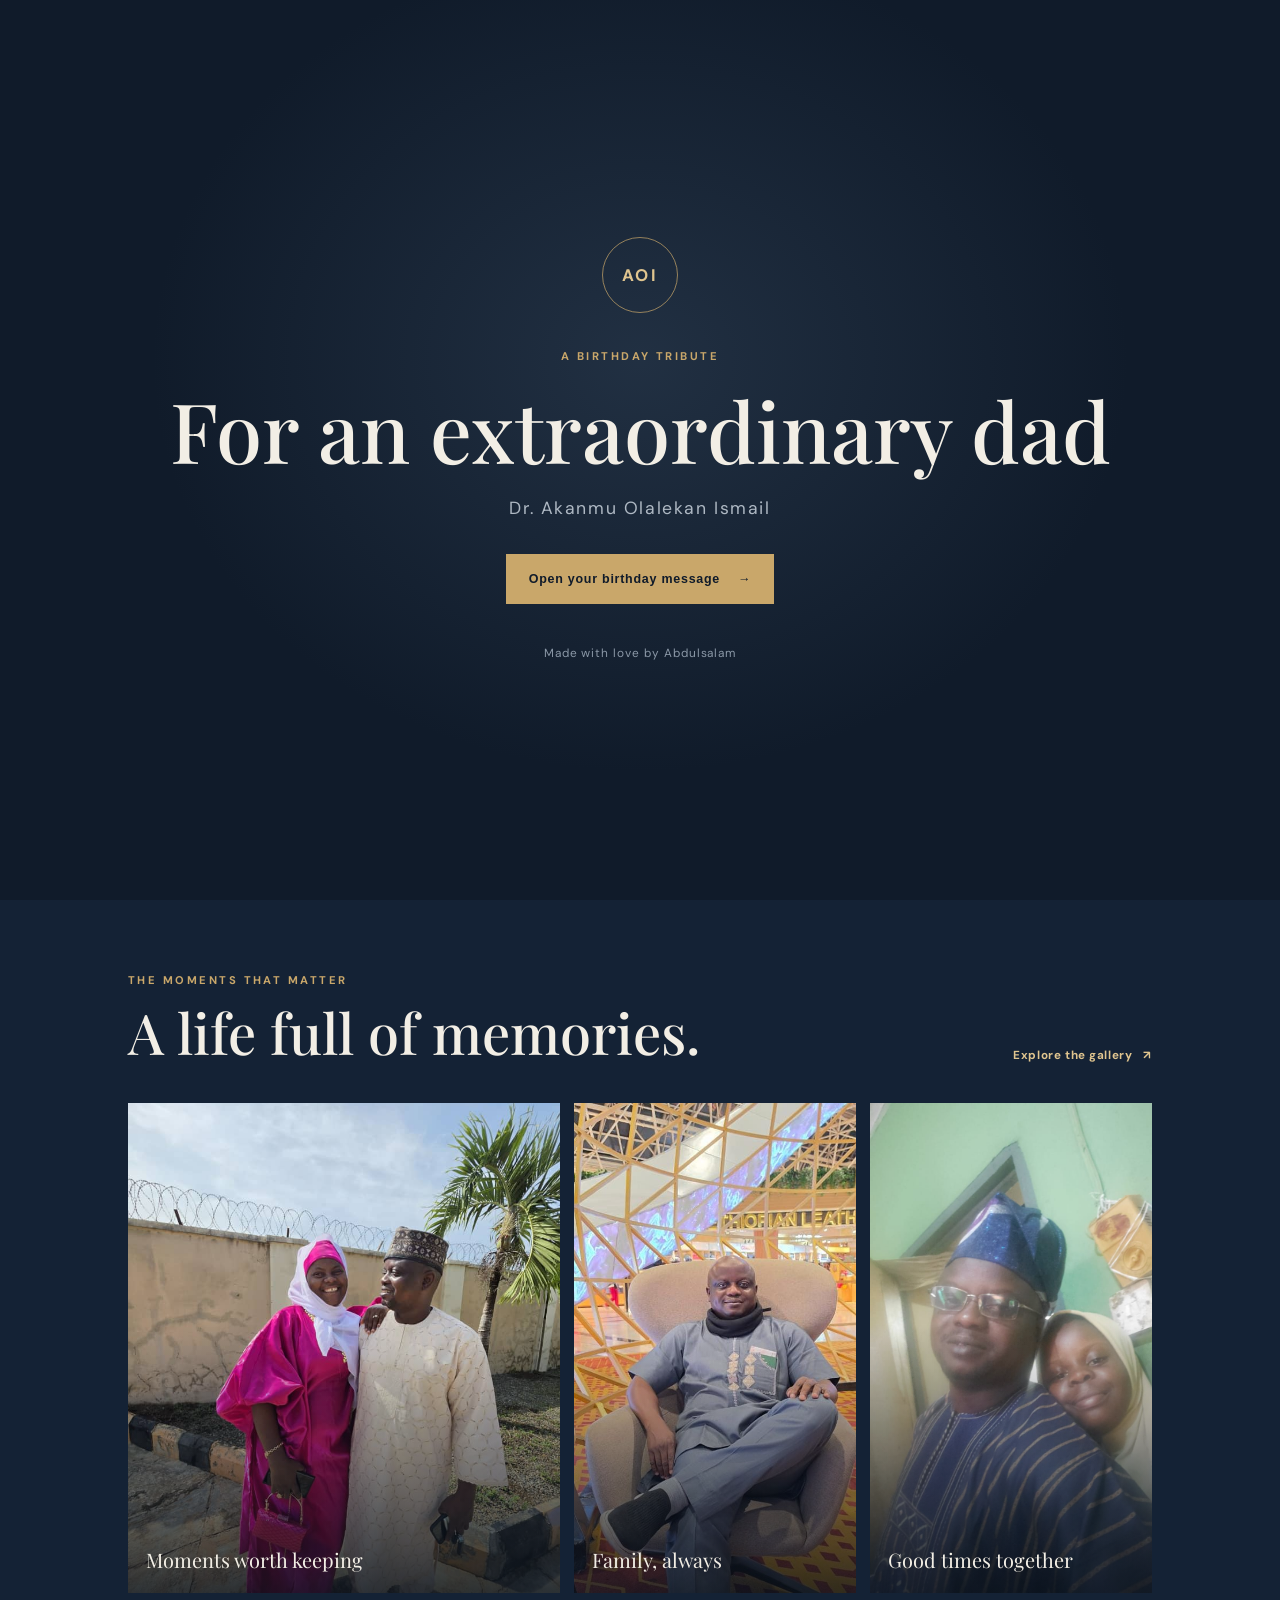
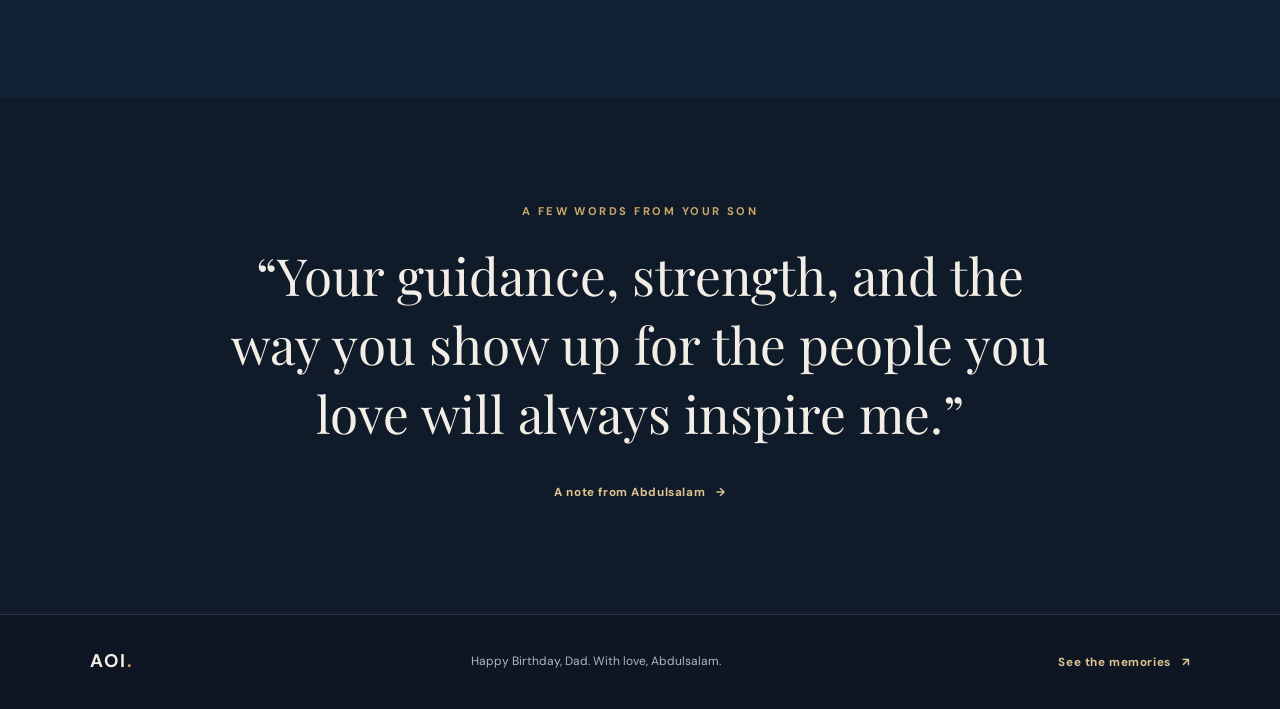
<file: index.html>
<!DOCTYPE html>
<html lang="en">
<head>
    <meta charset="UTF-8">
    <meta name="viewport" content="width=device-width, initial-scale=1.0">
    <meta name="theme-color" content="#101b2a">
    <meta name="description" content="A birthday tribute to Dr. Akanmu Olalekan Ismail, with love from Abdulsalam.">
    <title>Happy Birthday, Dad | Dr. Akanmu Olalekan Ismail</title>
    <link rel="preconnect" href="https://fonts.googleapis.com">
    <link rel="preconnect" href="https://fonts.gstatic.com" crossorigin>
    <link href="https://fonts.googleapis.com/css2?family=DM+Sans:wght@400;500;600;700&family=Playfair+Display:wght@500;600;700&display=swap" rel="stylesheet">
    <link rel="stylesheet" href="style.css">
</head>
<body>
    <section class="opening-screen" id="openingScreen" aria-labelledby="openingTitle">
        <div class="opening-mark" aria-hidden="true">AOI</div>
        <p class="eyebrow">A birthday tribute</p>
        <h1 id="openingTitle">For an extraordinary dad</h1>
        <p class="opening-name">Dr. Akanmu Olalekan Ismail</p>
        <button class="button button-gold" id="openBirthday" type="button">Open your birthday message <span aria-hidden="true">→</span></button>
        <p class="opening-signature">Made with love by Abdulsalam</p>
    </section>

    <nav class="page-nav" aria-label="Main navigation">
        <a class="brand" href="index.html" aria-label="Birthday tribute home">AOI<span>.</span></a>
        <div class="nav-links">
            <a class="nav-link active" href="index.html" aria-current="page">Home</a>
            <a class="nav-link" href="gallery.html">Gallery</a>
            <a class="nav-link" href="family.html">A message</a>
        </div>
    </nav>

    <main id="birthdaySite">
        <section class="hero">
            <div class="hero-content">
                <p class="eyebrow">Today, we celebrate you</p>
                <h1>Happy Birthday,<br><span>Dad.</span></h1>
                <p class="hero-name">Dr. Akanmu Olalekan Ismail</p>
                <p class="hero-message">A remarkable father, a man of wisdom, and someone whose love and example mean more than words can say. Today is all about you.</p>
                <a class="button button-gold" href="family.html">Read your message <span aria-hidden="true">→</span></a>
            </div>
            <div class="hero-photo">
                <img src="assets/piv7.jpeg" alt="A cherished family birthday memory">
                <span class="photo-index">01 / ALWAYS IN OUR HEARTS</span>
            </div>
            <div class="hero-bottom" aria-hidden="true"><span>WITH LOVE, ABDULSALAM</span><span>SCROLL TO EXPLORE ↓</span></div>
        </section>

        <section class="section home-memories" aria-labelledby="memoriesTitle">
            <div class="section-heading">
                <div>
                    <p class="eyebrow">The moments that matter</p>
                    <h2 id="memoriesTitle">A life full of memories.</h2>
                </div>
                <a class="text-link" href="gallery.html">Explore the gallery <span aria-hidden="true">↗</span></a>
            </div>
            <div class="home-photo-grid">
                <a class="home-photo home-photo-large" href="gallery.html">
                    <img src="assets/picture13.jpeg" alt="A special family memory">
                    <span>Moments worth keeping</span>
                </a>
                <a class="home-photo" href="gallery.html">
                    <img src="assets/piv1.jpeg" alt="A happy moment with family">
                    <span>Family, always</span>
                </a>
                <a class="home-photo" href="gallery.html">
                    <img src="assets/piv2.jpeg" alt="A treasured celebration">
                    <span>Good times together</span>
                </a>
            </div>
        </section>

        <section class="quote-section">
            <p class="eyebrow">A few words from your son</p>
            <blockquote>“Your guidance, strength, and the way you show up for the people you love will always inspire me.”</blockquote>
            <a class="text-link" href="family.html">A note from Abdulsalam <span aria-hidden="true">→</span></a>
        </section>
    </main>

    <footer class="site-footer">
        <a class="brand" href="index.html">AOI<span>.</span></a>
        <p>Happy Birthday, Dad. With love, Abdulsalam.</p>
        <a class="text-link" href="gallery.html">See the memories <span aria-hidden="true">↗</span></a>
    </footer>
    <script src="script.js"></script>
</body>
</html>
</file>
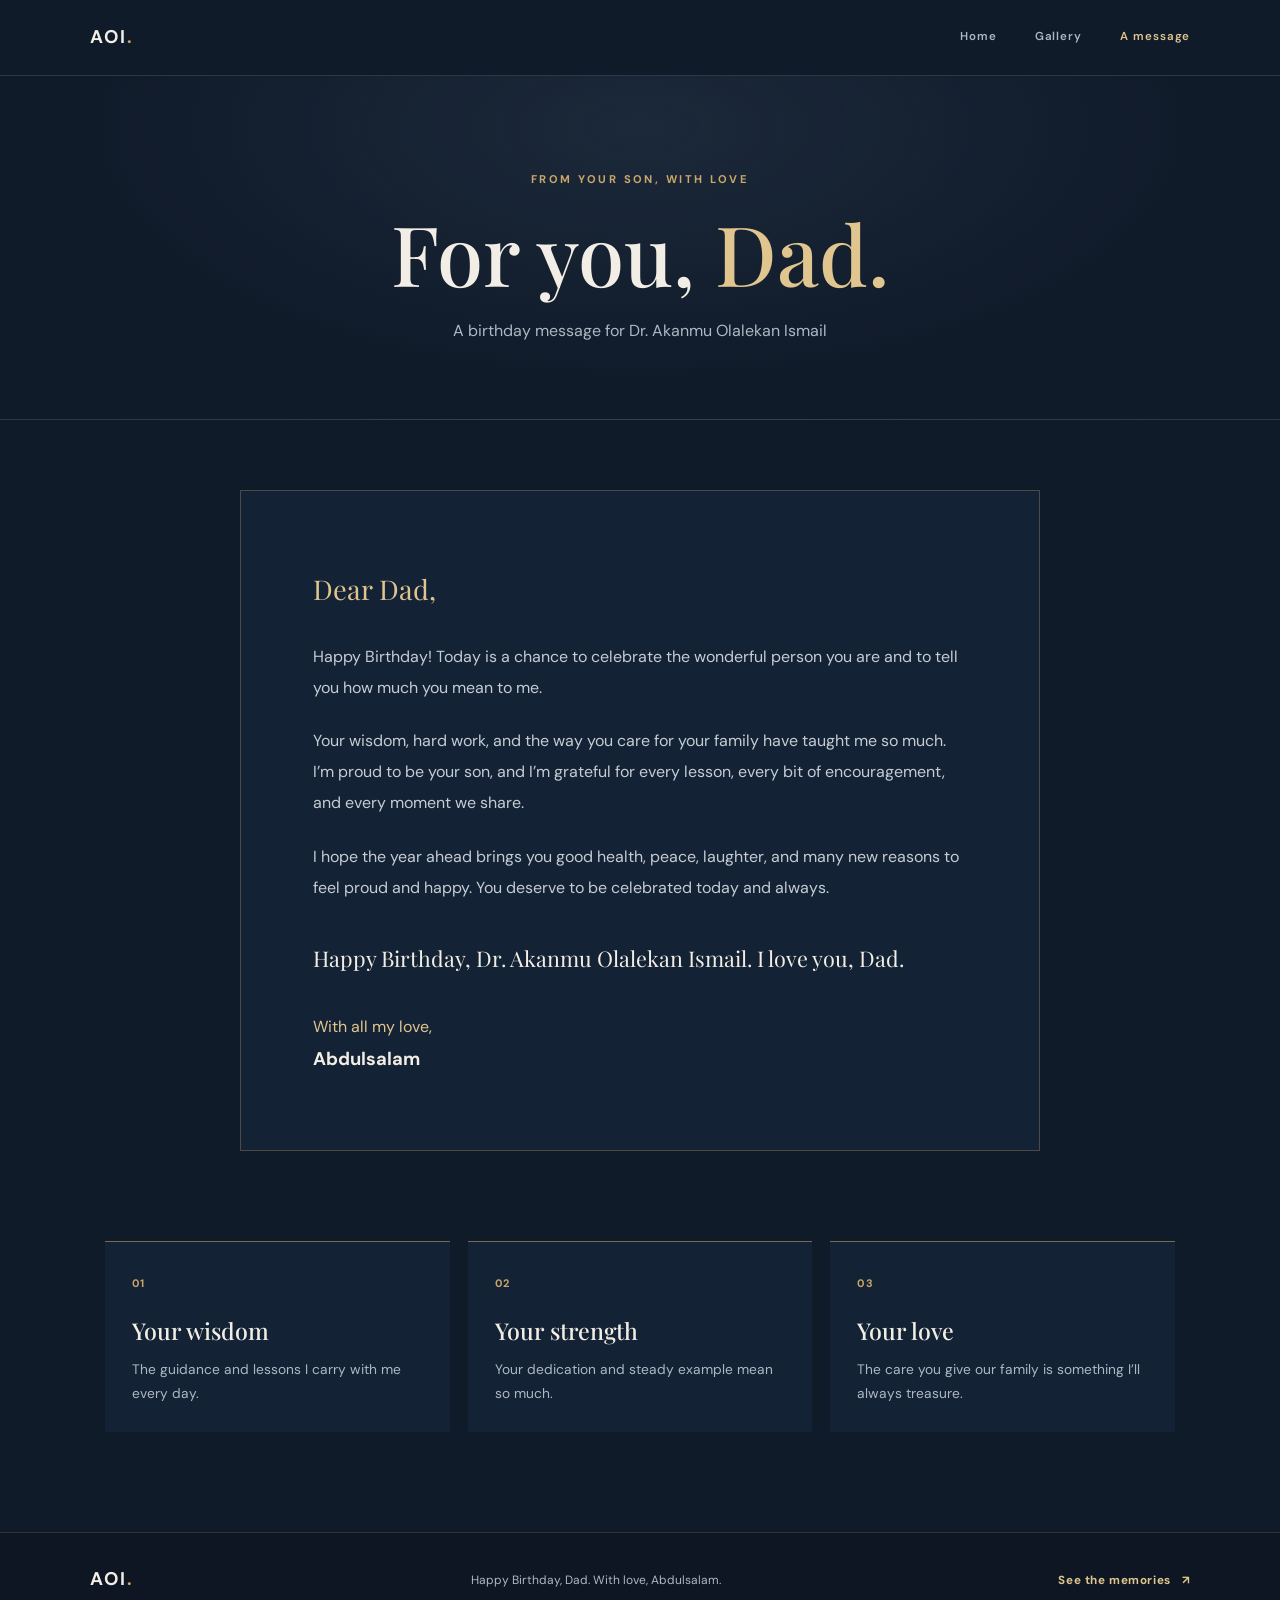
<file: family.html>
<!DOCTYPE html>
<html lang="en">
<head>
    <meta charset="UTF-8">
    <meta name="viewport" content="width=device-width, initial-scale=1.0">
    <meta name="theme-color" content="#101b2a">
    <title>A Message for Dad | Happy Birthday</title>
    <link rel="preconnect" href="https://fonts.googleapis.com">
    <link rel="preconnect" href="https://fonts.gstatic.com" crossorigin>
    <link href="https://fonts.googleapis.com/css2?family=DM+Sans:wght@400;500;600;700&family=Playfair+Display:wght@500;600;700&display=swap" rel="stylesheet">
    <link rel="stylesheet" href="style.css">
</head>
<body>
    <nav class="page-nav" aria-label="Main navigation">
        <a class="brand" href="index.html" aria-label="Birthday tribute home">AOI<span>.</span></a>
        <div class="nav-links">
            <a class="nav-link" href="index.html">Home</a>
            <a class="nav-link" href="gallery.html">Gallery</a>
            <a class="nav-link active" href="family.html" aria-current="page">A message</a>
        </div>
    </nav>
    <header class="subpage-hero message-hero">
        <p class="eyebrow">From your son, with love</p>
        <h1>For you, <span>Dad.</span></h1>
        <p>A birthday message for Dr. Akanmu Olalekan Ismail</p>
    </header>
    <main>
        <article class="birthday-letter">
            <p class="letter-kicker">Dear Dad,</p>
            <p>Happy Birthday! Today is a chance to celebrate the wonderful person you are and to tell you how much you mean to me.</p>
            <p>Your wisdom, hard work, and the way you care for your family have taught me so much. I’m proud to be your son, and I’m grateful for every lesson, every bit of encouragement, and every moment we share.</p>
            <p>I hope the year ahead brings you good health, peace, laughter, and many new reasons to feel proud and happy. You deserve to be celebrated today and always.</p>
            <p class="letter-wish">Happy Birthday, Dr. Akanmu Olalekan Ismail. I love you, Dad.</p>
            <p class="letter-signoff">With all my love,<br><strong>Abdulsalam</strong></p>
        </article>
        <section class="values-section" aria-label="What makes Dad special">
            <article class="value-card"><span class="value-number">01</span><h2>Your wisdom</h2><p>The guidance and lessons I carry with me every day.</p></article>
            <article class="value-card"><span class="value-number">02</span><h2>Your strength</h2><p>Your dedication and steady example mean so much.</p></article>
            <article class="value-card"><span class="value-number">03</span><h2>Your love</h2><p>The care you give our family is something I’ll always treasure.</p></article>
        </section>
    </main>
    <footer class="site-footer">
        <a class="brand" href="index.html">AOI<span>.</span></a>
        <p>Happy Birthday, Dad. With love, Abdulsalam.</p>
        <a class="text-link" href="gallery.html">See the memories <span aria-hidden="true">↗</span></a>
    </footer>
</body>
</html>
</file>
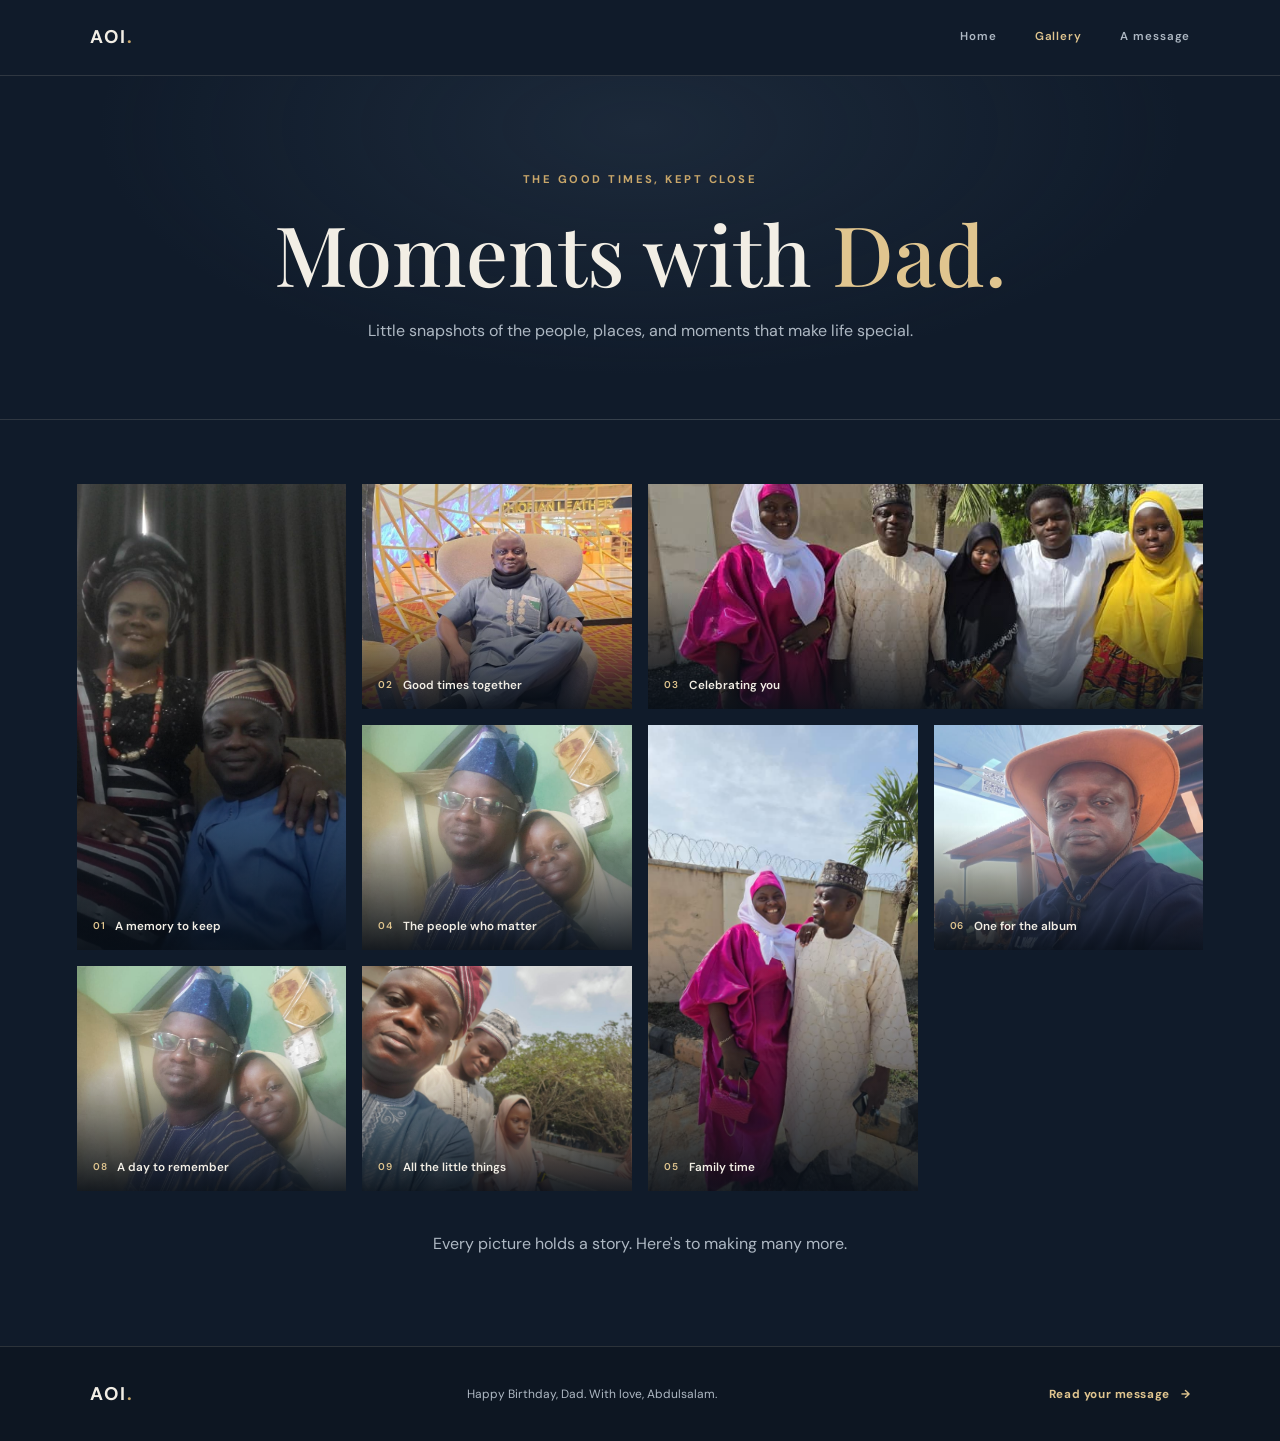
<file: gallery.html>
<!DOCTYPE html>
<html lang="en">
<head>
    <meta charset="UTF-8">
    <meta name="viewport" content="width=device-width, initial-scale=1.0">
    <meta name="theme-color" content="#101b2a">
    <title>Photo Gallery | Happy Birthday, Dad</title>
    <link rel="preconnect" href="https://fonts.googleapis.com">
    <link rel="preconnect" href="https://fonts.gstatic.com" crossorigin>
    <link href="https://fonts.googleapis.com/css2?family=DM+Sans:wght@400;500;600;700&family=Playfair+Display:wght@500;600;700&display=swap" rel="stylesheet">
    <link rel="stylesheet" href="style.css">
</head>
<body>
    <nav class="page-nav" aria-label="Main navigation">
        <a class="brand" href="index.html" aria-label="Birthday tribute home">AOI<span>.</span></a>
        <div class="nav-links">
            <a class="nav-link" href="index.html">Home</a>
            <a class="nav-link active" href="gallery.html" aria-current="page">Gallery</a>
            <a class="nav-link" href="family.html">A message</a>
        </div>
    </nav>
    <header class="subpage-hero">
        <p class="eyebrow">The good times, kept close</p>
        <h1>Moments with <span>Dad.</span></h1>
        <p>Little snapshots of the people, places, and moments that make life special.</p>
    </header>
    <main class="gallery-main">
        <section class="gallery-grid" aria-label="Birthday photo gallery">
            <figure class="gallery-card gallery-card-tall"><img src="assets/picture1.jpeg" alt="A treasured family photo"><figcaption><span>01</span> A memory to keep</figcaption></figure>
            <figure class="gallery-card"><img src="assets/piv1.jpeg" alt="A happy family moment"><figcaption><span>02</span> Good times together</figcaption></figure>
            <figure class="gallery-card gallery-card-wide"><img src="assets/picture7.jpeg" alt="A special celebration"><figcaption><span>03</span> Celebrating you</figcaption></figure>
            <figure class="gallery-card"><img src="assets/piv2.jpeg" alt="A day spent with loved ones"><figcaption><span>04</span> The people who matter</figcaption></figure>
            <figure class="gallery-card gallery-card-tall"><img src="assets/picture13.jpeg" alt="A family occasion"><figcaption><span>05</span> Family time</figcaption></figure>
            <figure class="gallery-card"><img src="assets/piv3.jpeg" alt="A cherished moment together"><figcaption><span>06</span> One for the album</figcaption></figure>
           
            <figure class="gallery-card"><img src="assets/piv5.jpeg" alt="A moment to remember"><figcaption><span>08</span> A day to remember</figcaption></figure>
            <figure class="gallery-card"><img src="assets/piv6.jpeg" alt="A family memory"><figcaption><span>09</span> All the little things</figcaption></figure>
        </section>
        <p class="gallery-note">Every picture holds a story. Here's to making many more.</p>
    </main>
    <footer class="site-footer">
        <a class="brand" href="index.html">AOI<span>.</span></a>
        <p>Happy Birthday, Dad. With love, Abdulsalam.</p>
        <a class="text-link" href="family.html">Read your message <span aria-hidden="true">→</span></a>
    </footer>
</body>
</html>
</file>
<file: style.css>
:root {
    color-scheme: dark;
    --navy: #101b2a;
    --navy-light: #17273a;
    --navy-soft: #203249;
    --cream: #f2eee5;
    --muted: #aeb8c3;
    --gold: #c9a76a;
    --gold-light: #e0c58f;
    --line: rgba(229, 222, 207, 0.14);
    --serif: "Playfair Display", Georgia, serif;
    --sans: "DM Sans", Arial, sans-serif;
}

* {
    box-sizing: border-box;
}

html {
    scroll-behavior: smooth;
}

body {
    margin: 0;
    background: var(--navy);
    color: var(--cream);
    font-family: var(--sans);
    line-height: 1.6;
}

img {
    display: block;
    width: 100%;
}

a {
    color: inherit;
}

a:focus-visible,
button:focus-visible {
    outline: 2px solid var(--gold-light);
    outline-offset: 5px;
}

.opening-screen {
    position: fixed;
    inset: 0;
    z-index: 20;
    display: flex;
    flex-direction: column;
    align-items: center;
    justify-content: center;
    padding: 28px;
    background:
        radial-gradient(ellipse at 50% 40%, rgba(61, 82, 106, 0.38), transparent 54%),
        var(--navy);
    text-align: center;
    transition: opacity 650ms ease, visibility 650ms ease;
}

.opening-screen.hidden {
    visibility: hidden;
    opacity: 0;
    pointer-events: none;
}

.opening-mark {
    display: grid;
    width: 76px;
    height: 76px;
    margin-bottom: 35px;
    place-items: center;
    border: 1px solid rgba(201, 167, 106, 0.7);
    border-radius: 50%;
    color: var(--gold-light);
    font-size: 1.05rem;
    font-weight: 700;
    letter-spacing: 0.14em;
}

.eyebrow {
    margin: 0 0 17px;
    color: var(--gold);
    font-size: 0.7rem;
    font-weight: 700;
    letter-spacing: 0.22em;
    text-transform: uppercase;
}

.opening-screen h1,
.subpage-hero h1 {
    margin: 0;
    font-family: var(--serif);
    font-size: clamp(2.5rem, 7vw, 5.2rem);
    font-weight: 500;
    line-height: 1.12;
}

.opening-name {
    margin: 17px 0 32px;
    color: var(--muted);
    font-size: clamp(0.95rem, 2vw, 1.1rem);
    letter-spacing: 0.09em;
}

.button {
    display: inline-flex;
    align-items: center;
    justify-content: center;
    gap: 18px;
    min-height: 50px;
    padding: 0 22px;
    border: 1px solid transparent;
    text-decoration: none;
    font-size: 0.78rem;
    font-weight: 700;
    letter-spacing: 0.06em;
    transition: background 180ms ease, color 180ms ease, transform 180ms ease;
}

.button:hover {
    transform: translateY(-2px);
}

.button-gold {
    background: var(--gold);
    color: var(--navy);
}

.button-gold:hover {
    background: var(--gold-light);
}

.opening-signature {
    margin: 40px 0 0;
    color: #8b98a7;
    font-size: 0.74rem;
    letter-spacing: 0.08em;
}

.page-nav {
    position: relative;
    z-index: 1;
    display: flex;
    min-height: 76px;
    align-items: center;
    justify-content: space-between;
    padding: 0 clamp(22px, 7vw, 100px);
    border-bottom: 1px solid var(--line);
    background: var(--navy);
}

.brand {
    color: var(--cream);
    font-size: 1.15rem;
    font-weight: 700;
    letter-spacing: 0.12em;
    text-decoration: none;
}

.brand span {
    color: var(--gold);
}

.nav-links {
    display: flex;
    align-items: center;
    gap: clamp(14px, 3vw, 38px);
}

.nav-link {
    padding: 8px 0;
    color: var(--muted);
    font-size: 0.72rem;
    font-weight: 600;
    letter-spacing: 0.08em;
    text-decoration: none;
    transition: color 160ms ease;
}

.nav-link:hover,
.nav-link.active {
    color: var(--gold-light);
}

.hero {
    position: relative;
    display: grid;
    min-height: min(760px, calc(100vh - 76px));
    grid-template-columns: 1fr 0.86fr;
    align-items: center;
    gap: clamp(35px, 7vw, 100px);
    padding: 90px clamp(24px, 10vw, 145px) 120px;
    overflow: hidden;
    background:
        radial-gradient(ellipse at 13% 15%, rgba(60, 79, 101, 0.23), transparent 38%),
        var(--navy);
}

.hero-content {
    position: relative;
    z-index: 1;
    max-width: 620px;
}

.hero h1 {
    margin: 0;
    font-family: var(--serif);
    font-size: clamp(3.8rem, 8.4vw, 7.3rem);
    font-weight: 500;
    letter-spacing: -0.06em;
    line-height: 0.99;
}

.hero h1 span {
    color: var(--gold-light);
}

.hero-name {
    margin: 24px 0 14px;
    color: var(--gold);
    font-size: 0.8rem;
    font-weight: 700;
    letter-spacing: 0.15em;
    text-transform: uppercase;
}

.hero-message {
    max-width: 450px;
    margin: 0 0 29px;
    color: var(--muted);
    font-size: 0.98rem;
    line-height: 1.9;
}

.hero-photo {
    position: relative;
    width: 100%;
    height: min(56vw, 510px);
    min-height: 310px;
    border: 1px solid rgba(201, 167, 106, 0.32);
    padding: 10px;
}

.hero-photo::before {
    position: absolute;
    inset: 20px -14px -14px 20px;
    z-index: -1;
    border: 1px solid rgba(201, 167, 106, 0.42);
    content: "";
}

.hero-photo img {
    height: 100%;
    object-fit: cover;
}

.photo-index {
    position: absolute;
    right: 10px;
    bottom: 10px;
    left: 10px;
    padding: 20px 15px 12px;
    background: linear-gradient(transparent, rgba(9, 17, 27, 0.88));
    color: var(--cream);
    font-size: 0.62rem;
    font-weight: 600;
    letter-spacing: 0.15em;
}

.hero-bottom {
    position: absolute;
    right: clamp(24px, 10vw, 145px);
    bottom: 28px;
    left: clamp(24px, 10vw, 145px);
    display: flex;
    justify-content: space-between;
    color: #8290a0;
    font-size: 0.59rem;
    font-weight: 700;
    letter-spacing: 0.15em;
}

.section {
    padding: 105px clamp(24px, 10vw, 145px);
}

.home-memories {
    background: #142235;
}

.section-heading {
    display: flex;
    align-items: end;
    justify-content: space-between;
    gap: 25px;
    margin-bottom: 38px;
}

.section-heading .eyebrow {
    margin-bottom: 9px;
}

.section-heading h2 {
    margin: 0;
    font-family: var(--serif);
    font-size: clamp(2rem, 4.5vw, 3.5rem);
    font-weight: 500;
    line-height: 1.18;
}

.text-link {
    display: inline-flex;
    align-items: center;
    gap: 11px;
    color: var(--gold-light);
    font-size: 0.73rem;
    font-weight: 700;
    letter-spacing: 0.05em;
    text-decoration: none;
}

.text-link:hover {
    color: var(--cream);
}

.home-photo-grid {
    display: grid;
    height: 490px;
    grid-template-columns: 1.3fr 0.85fr 0.85fr;
    gap: 14px;
}

.home-photo {
    position: relative;
    min-width: 0;
    overflow: hidden;
    background: var(--navy-soft);
}

.home-photo img {
    height: 100%;
    object-fit: cover;
    transition: transform 350ms ease;
}

.home-photo:hover img {
    transform: scale(1.035);
}

.home-photo::after {
    position: absolute;
    inset: 45% 0 0;
    background: linear-gradient(transparent, rgba(9, 17, 27, 0.82));
    content: "";
}

.home-photo span {
    position: absolute;
    z-index: 1;
    right: 18px;
    bottom: 17px;
    left: 18px;
    font-family: var(--serif);
    font-size: 1.25rem;
}

.quote-section {
    padding: 105px 24px 110px;
    text-align: center;
}

.quote-section blockquote {
    max-width: 850px;
    margin: 20px auto 30px;
    font-family: var(--serif);
    font-size: clamp(1.8rem, 4vw, 3.5rem);
    line-height: 1.35;
}

.subpage-hero {
    padding: 95px 24px 75px;
    border-bottom: 1px solid var(--line);
    background: radial-gradient(ellipse at 50% 15%, rgba(60, 79, 101, 0.27), transparent 60%);
    text-align: center;
}

.subpage-hero h1 span {
    color: var(--gold-light);
}

.subpage-hero > p:last-child {
    margin: 19px auto 0;
    color: var(--muted);
}

.gallery-main {
    max-width: 1440px;
    margin: 0 auto;
    padding: 64px clamp(20px, 6vw, 82px) 90px;
}

.gallery-grid {
    display: grid;
    grid-auto-flow: dense;
    grid-auto-rows: 225px;
    grid-template-columns: repeat(4, minmax(0, 1fr));
    gap: 16px;
}

.gallery-card {
    position: relative;
    min-width: 0;
    margin: 0;
    overflow: hidden;
    background: var(--navy-soft);
}

.gallery-card-tall {
    grid-row: span 2;
}

.gallery-card-wide {
    grid-column: span 2;
}

.gallery-card img {
    height: 100%;
    object-fit: cover;
    transition: transform 350ms ease;
}

.gallery-card:hover img {
    transform: scale(1.045);
}

.gallery-card::after {
    position: absolute;
    inset: 45% 0 0;
    background: linear-gradient(transparent, rgba(8, 15, 24, 0.9));
    content: "";
    pointer-events: none;
}

.gallery-card figcaption {
    position: absolute;
    z-index: 1;
    right: 16px;
    bottom: 14px;
    left: 16px;
    display: flex;
    align-items: center;
    gap: 10px;
    font-size: 0.73rem;
    font-weight: 600;
}

.gallery-card figcaption span {
    color: var(--gold-light);
    font-size: 0.62rem;
    letter-spacing: 0.08em;
}

.gallery-note {
    margin: 40px 0 0;
    color: var(--muted);
    text-align: center;
}

.birthday-letter {
    max-width: 800px;
    margin: 70px auto 90px;
    padding: clamp(30px, 7vw, 72px);
    border: 1px solid rgba(201, 167, 106, 0.3);
    background: #142235;
}

.birthday-letter p {
    margin: 0 0 22px;
    color: #c5ccd4;
    font-size: 1rem;
    line-height: 1.95;
}

.birthday-letter .letter-kicker {
    margin-bottom: 25px;
    color: var(--gold-light);
    font-family: var(--serif);
    font-size: 1.7rem;
}

.birthday-letter .letter-wish {
    margin-top: 34px;
    color: var(--cream);
    font-family: var(--serif);
    font-size: 1.35rem;
}

.birthday-letter .letter-signoff {
    margin: 32px 0 0;
    color: var(--gold-light);
}

.letter-signoff strong {
    color: var(--cream);
    font-size: 1.15rem;
}

.values-section {
    display: grid;
    max-width: 1120px;
    grid-template-columns: repeat(3, minmax(0, 1fr));
    gap: 18px;
    margin: 0 auto 100px;
    padding: 0 25px;
}

.value-card {
    padding: 27px;
    border-top: 1px solid rgba(201, 167, 106, 0.55);
    background: #142235;
}

.value-number {
    color: var(--gold);
    font-size: 0.68rem;
    font-weight: 700;
    letter-spacing: 0.12em;
}

.value-card h2 {
    margin: 17px 0 8px;
    font-family: var(--serif);
    font-size: 1.45rem;
    font-weight: 500;
}

.value-card p {
    margin: 0;
    color: var(--muted);
    font-size: 0.86rem;
    line-height: 1.75;
}

.site-footer {
    display: flex;
    min-height: 95px;
    align-items: center;
    justify-content: space-between;
    gap: 20px;
    padding: 22px clamp(22px, 7vw, 100px);
    border-top: 1px solid var(--line);
    background: #0d1622;
}

.site-footer p {
    margin: 0;
    color: var(--muted);
    font-size: 0.75rem;
    text-align: center;
}

@media (max-width: 800px) {
    .hero {
        min-height: auto;
        grid-template-columns: 1fr 0.8fr;
        gap: 30px;
        padding-top: 75px;
        padding-bottom: 110px;
    }

    .hero h1 {
        font-size: clamp(3.5rem, 9vw, 5.5rem);
    }

    .hero-photo {
        min-height: 280px;
    }

    .home-photo-grid {
        height: 390px;
    }

    .gallery-grid {
        grid-auto-rows: 190px;
        grid-template-columns: repeat(3, minmax(0, 1fr));
    }
}

@media (max-width: 600px) {
    .page-nav {
        min-height: 66px;
        padding-inline: 18px;
    }

    .nav-links {
        gap: 14px;
    }

    .nav-link {
        font-size: 0.64rem;
        letter-spacing: 0.04em;
    }

    .hero {
        grid-template-columns: 1fr;
        gap: 38px;
        padding: 72px 25px 100px;
    }

    .hero h1 {
        font-size: clamp(3.8rem, 17vw, 5.7rem);
    }

    .hero-photo {
        width: calc(100% - 14px);
        height: 78vw;
        max-height: 450px;
    }

    .hero-bottom {
        right: 25px;
        left: 25px;
        font-size: 0.5rem;
    }

    .hero-bottom span:last-child {
        display: none;
    }

    .section {
        padding: 75px 22px;
    }

    .section-heading {
        align-items: start;
        flex-direction: column;
        margin-bottom: 25px;
    }

    .home-photo-grid {
        height: auto;
        grid-template-columns: 1fr 1fr;
        grid-template-rows: 260px 190px;
        gap: 10px;
    }

    .home-photo-large {
        grid-column: span 2;
    }

    .home-photo span {
        right: 12px;
        bottom: 12px;
        left: 12px;
        font-size: 1rem;
    }

    .quote-section {
        padding: 75px 24px;
    }

    .subpage-hero {
        padding: 75px 22px 58px;
    }

    .gallery-main {
        padding: 28px 14px 65px;
    }

    .gallery-grid {
        grid-auto-rows: 180px;
        grid-template-columns: repeat(2, minmax(0, 1fr));
        gap: 9px;
    }

    .gallery-card-wide {
        grid-column: span 2;
    }

    .gallery-card figcaption {
        right: 10px;
        bottom: 9px;
        left: 10px;
        gap: 7px;
        font-size: 0.65rem;
    }

    .gallery-card figcaption span {
        font-size: 0.55rem;
    }

    .birthday-letter {
        margin: 35px 16px 65px;
        padding: 30px 23px;
    }

    .birthday-letter p {
        font-size: 0.93rem;
    }

    .values-section {
        grid-template-columns: 1fr;
        gap: 12px;
        margin-bottom: 65px;
        padding-inline: 16px;
    }

    .site-footer {
        flex-wrap: wrap;
        justify-content: center;
        padding: 24px 15px;
        text-align: center;
    }

    .site-footer p {
        order: 1;
        width: 100%;
    }
}

@media (prefers-reduced-motion: reduce) {
    *,
    *::before,
    *::after {
        scroll-behavior: auto !important;
        transition-duration: 0.01ms !important;
        animation-duration: 0.01ms !important;
        animation-iteration-count: 1 !important;
    }
}
</file>
